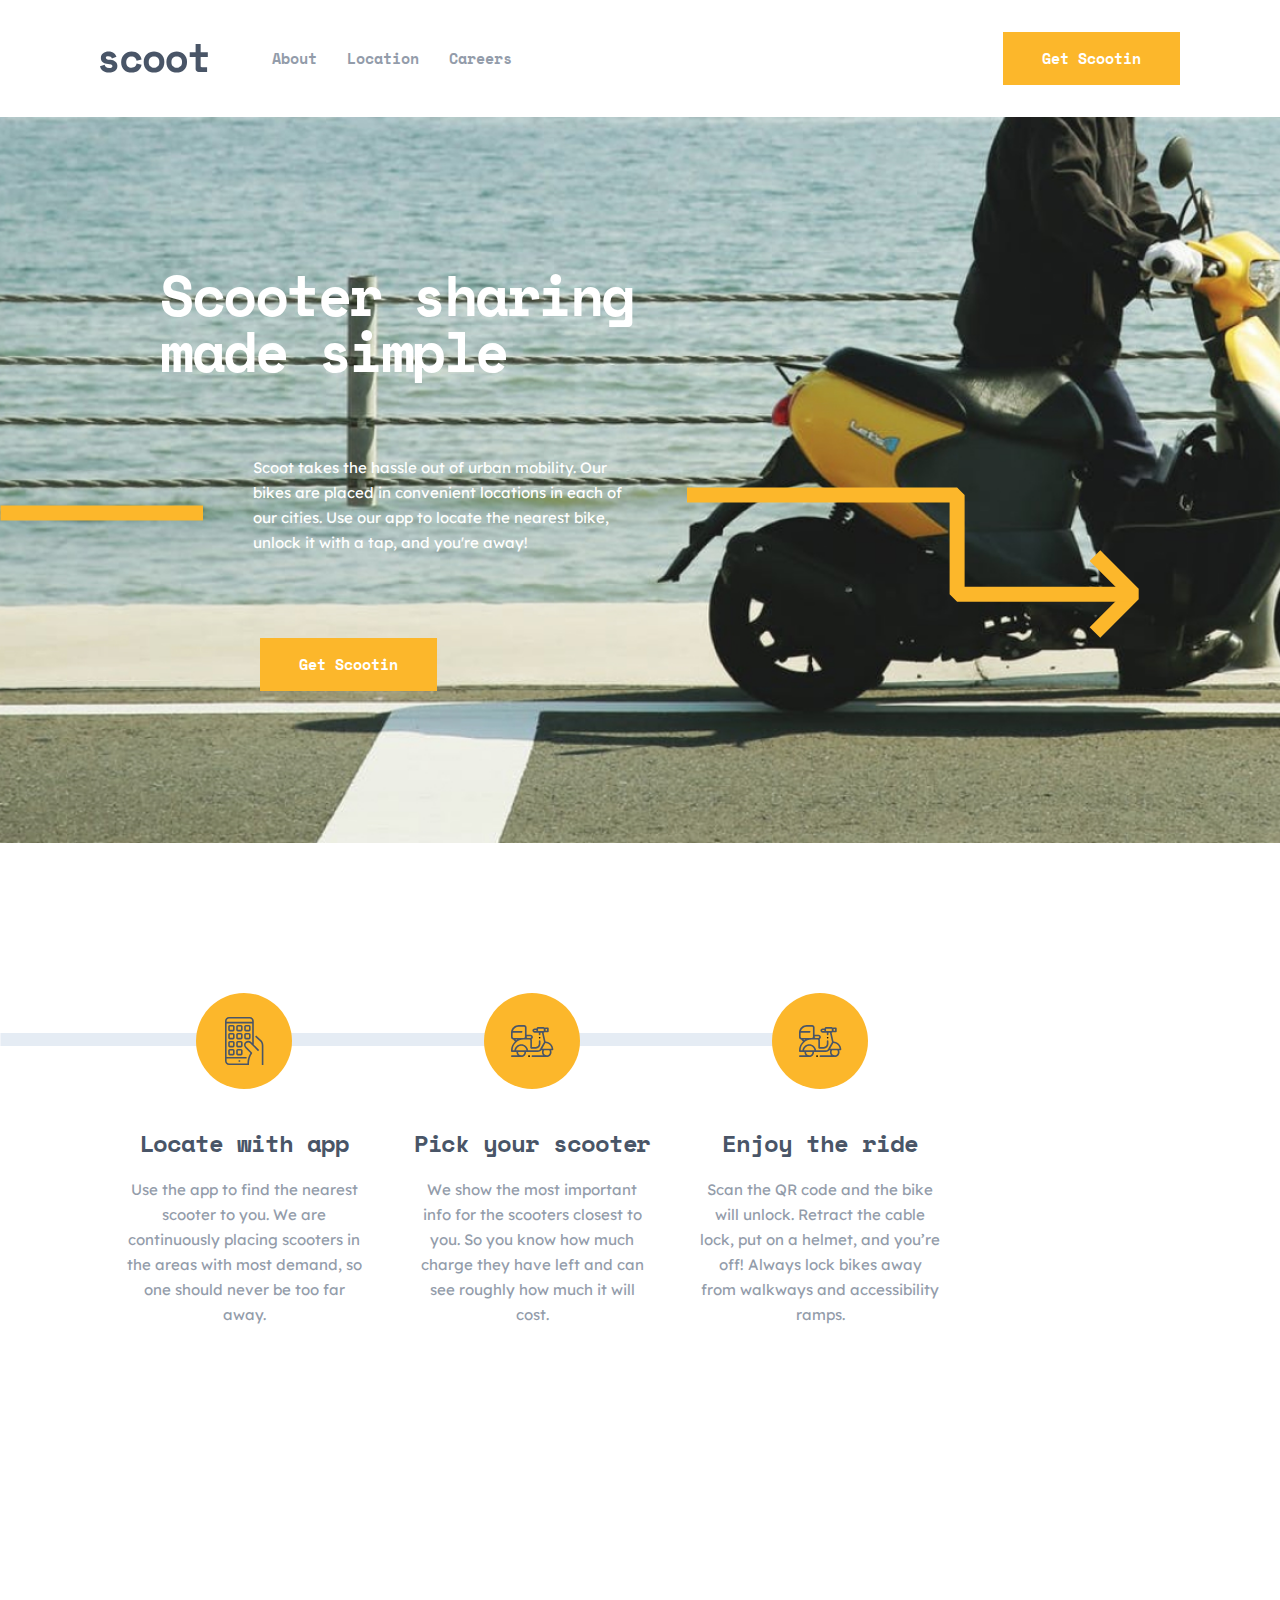
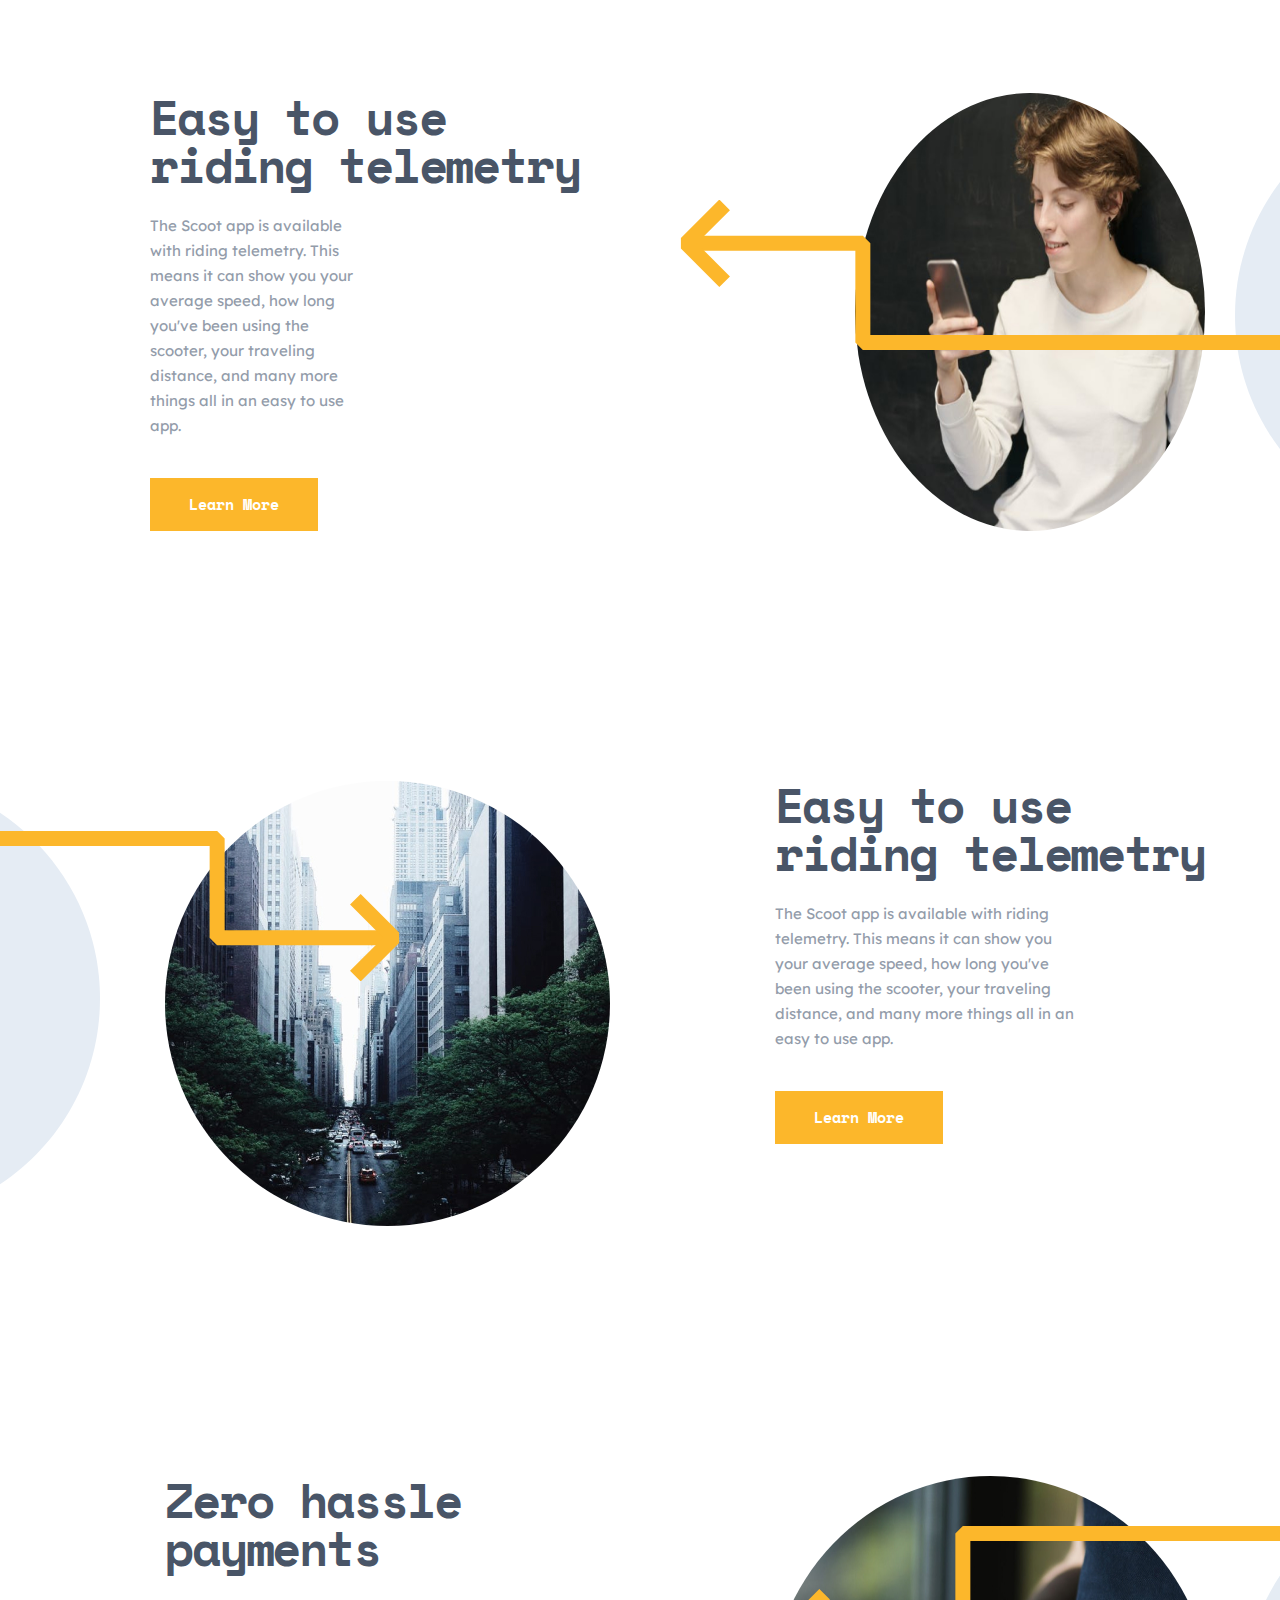
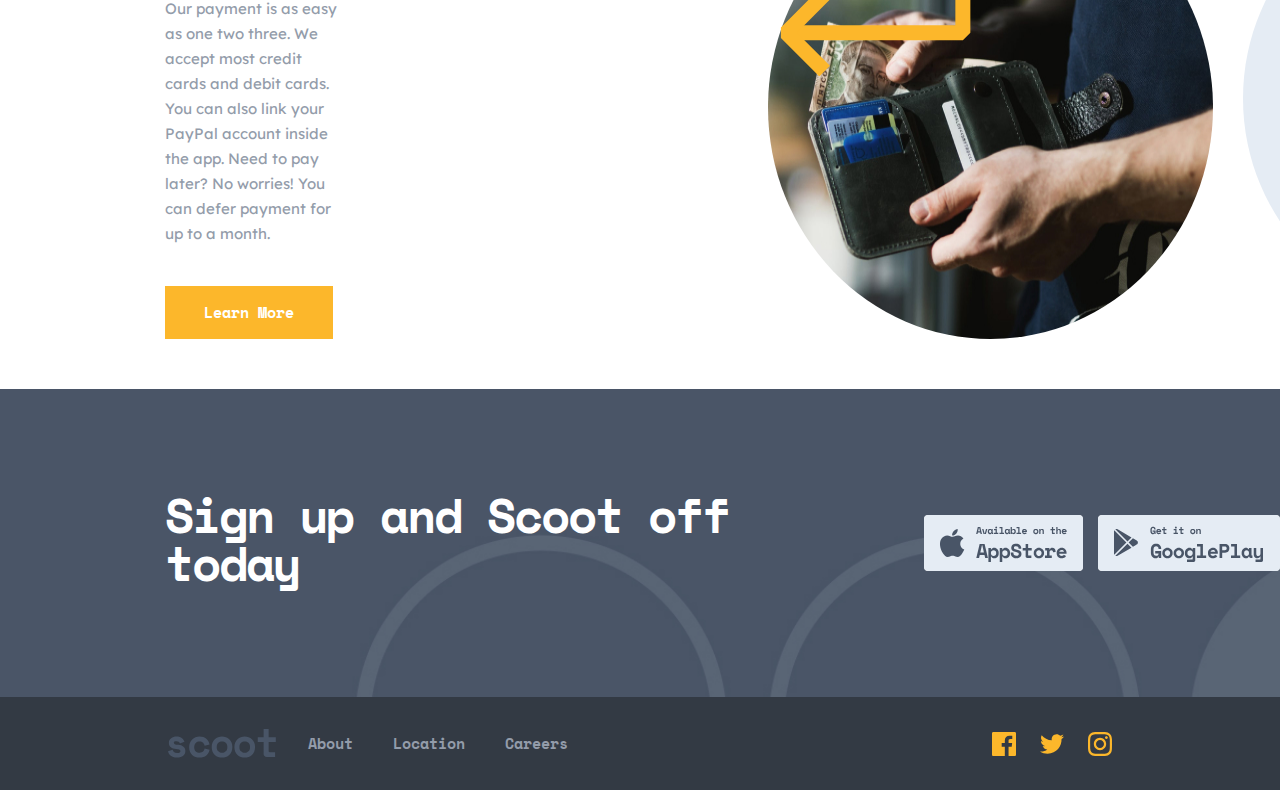
<file: index.html>
<!DOCTYPE html>
<html lang="en">
<head>
    <meta charset="UTF-8">
    <meta http-equiv="X-UA-Compatible" content="IE=edge">
    <meta name="viewport" content="width=device-width, initial-scale=1.0">
    <link rel="stylesheet" href="./sass/style.css">
    <link rel="stylesheet" href="https://cdnjs.cloudflare.com/ajax/libs/font-awesome/6.2.1/css/all.min.css" integrity="sha512-MV7K8+y+gLIBoVD59lQIYicR65iaqukzvf/nwasF0nqhPay5w/9lJmVM2hMDcnK1OnMGCdVK+iQrJ7lzPJQd1w==" crossorigin="anonymous" referrerpolicy="no-referrer" />
    <link rel="stylesheet" href="./bootstrap-5.0.2-dist/css/bootstrap.min.css">
    <title>Document</title>
</head>
<body>
    <header id="home">
        <div class="cont">
            <span><i class="fa-solid fa-bars"></i></span>
            <div>
                <a href="./index.html"><img src="./img/company logo.svg" alt="Scoot"></a>
                <ul>
                    <li><a href="./about/index2.html">About</a></li>
                    <li><a href="#Location">Location</a></li>
                    <li><a href="#Careers">Careers</a></li>
                </ul>
            </div>
            <button>Get Scootin</button>
        </div>
    </header>
    <main>
        <h2>Scooter sharing made simple</h2>
        <span>
            <img src="./img/main-lane.svg" alt="">
            <p>Scoot takes the hassle out of urban mobility. Our bikes are placed in convenient locations in each of our cities. Use our app to locate the nearest bike, unlock it with a tap, and you're away!</p>
            <img class="img" src="./img/line-main.svg" alt="">
        </span>
        <aside><button>Get Scootin</button></aside>
    </main>
    <section class="section_1">
        <div class="container-fluid cont-f">
            <div class="s-1_line">
                <img style="width: 100%;" src="./img/section-1-line.svg" alt="">
            </div>
            <div class="row gap-4 rov">
                    <div class="col-3  col3">
                        <img src="./img/section-img-1.svg" alt="">
                        <div>
                            <h3>Locate with app</h3>
                            <p>Use the app to find the nearest scooter to you. We are continuously placing scooters in the areas with most demand, so one should never be too far away. </p>
                        </div>
                    </div>
                    <div class="col-3 col3">
                        <img src="./img/section-img-2.svg" alt="">
                        <div>
                            <h3>Pick your scooter</h3>
                            <p>We show the most important info for the scooters closest to you. So you know how much charge they have left and can see roughly how much it will cost.</p>
                        </div>
                    </div>
                    <div class="col-3 col3">
                        <img src="./img/section-img-2.svg" alt="">
                        <div>
                            <h3>Enjoy the ride</h3>
                            <p>Scan the QR code and the bike will unlock. Retract the cable lock, put on a helmet, and you’re off! Always lock bikes away from walkways and accessibility ramps.</p>
                        </div>
                    </div>
            </div>
        </div>
    </section>
    <section id="Location" class="section_2">
        <div class="s-2_card_main">
            <h4>Easy to use <br> riding telemetry</h4>
            <p>The Scoot app is available with riding telemetry. This means it can show you your average speed, how long you've been using the scooter, your traveling distance, and many more things all in an easy to use app.</p>
            <button><a href="#Learn More">Learn More</a></button>
        </div>
        <img class="circle" src="./img/section-2-img-1.jpg" alt="">
        
        <div class="s2-line"></div>
        <article>
        </article>
    </section>
    <section id="Careers" class="section-3">
        <aside></aside>
        <article></article>
        <img src="./img/section-3-omg.jpg" alt="">
        <div class="s-3_card_main">
            <h4>Easy to use <br> riding telemetry</h4>
            <p>The Scoot app is available with riding telemetry. This means it can show you your average speed, how long you've been using the scooter, your traveling distance, and many more things all in an easy to use app.</p>
            <button><a href="#Learn More">Learn More</a></button>
        </div>
    </section>
    <section class="section_4">
        <div class="s-2_card_main">
            <h4>Zero hassle<br> payments</h4>
            <p>Our payment is as easy as one two three. We accept most credit cards and debit cards. You can also link your PayPal account inside the app. Need to pay later? No worries! You can defer payment for up to a month.</p>
            <button><a href="#Learn More">Learn More</a></button>
        </div>
        <img class="circle" src="./img/section-4.jpg" alt="">
        
        <div class="s2-line"></div>
        <article>
        </article>
    </section>
    <footer>
        <div class="main-footer">
            <h2>Sign up and Scoot off today</h2>
            <span>
                <button><img src="./img/apple.svg" alt=""></button>
                <button><img src="./img/play-market.svg" alt=""></button>
            </span>
        </div>
        <div class="second-footer">
            <aside>
                <a href="#home"><img src="./img/company logo.svg" alt="Scoot"></a>
                <ul>
                    <li><a href="./about.html">About</a></li>
                    <li><a href="#Location">Location</a></li>
                    <li><a href="#Careers">Careers</a></li>
                </ul>
            </aside>
            <div class="icon">
                <img src="./img/face.svg" alt="">
                <img src="./img/twitter.svg" alt="">
                <img src="./img/insta.svg" alt="">
            </div>
        </div>
    </footer>
    <script src="./bootstrap-5.0.2-dist/js/bootstrap.bundle.min.js"></script>
</body>
</html>
</file>
<file: sass/style.css>
* {
  margin: 0;
  padding: 0;
  -webkit-box-sizing: border-box;
          box-sizing: border-box;
  scroll-behavior: smooth;
}

@font-face {
  font-family: 'Space Mono';
  src: url("../Fonts/Space-Mono/700.ttf") format(truetype);
}

@font-face {
  font-family: 'Lexend Deca';
  src: url(../Fonts/LexendDeca-VariableFont_wght.ttf);
}

header {
  width: 100%;
  padding: 32px 100px;
}

header .cont {
  display: -webkit-box;
  display: -ms-flexbox;
  display: flex;
  -webkit-box-align: center;
      -ms-flex-align: center;
          align-items: center;
  -webkit-box-pack: justify;
      -ms-flex-pack: justify;
          justify-content: space-between;
}

header .cont div {
  display: -webkit-box;
  display: -ms-flexbox;
  display: flex;
  gap: 32px;
}

header .cont div ul {
  margin: 0;
  display: -webkit-box;
  display: -ms-flexbox;
  display: flex;
  -webkit-box-align: center;
      -ms-flex-align: center;
          align-items: center;
  gap: 30px;
}

header .cont div ul li {
  list-style: none;
}

header .cont div ul li a {
  font-family: 'Space Mono';
  font-size: 15px;
  line-height: 25px;
  color: #939CAA;
  text-decoration: none;
}

header .cont div ul li a:hover {
  color: #FCB72B;
  -webkit-transition: all 0.5s linear;
  transition: all 0.5s linear;
}

header .cont button {
  padding: 14px 39px;
  background-color: #FCB72B;
  font-family: 'Space Mono';
  font-size: 15px;
  line-height: 25px;
  text-align: center;
  color: #FFFFFF;
  border: none;
}

header .cont button:hover {
  background-color: #da723a;
  -webkit-transition: all 0.5s linear;
  transition: all 0.5s linear;
}

header .cont span {
  display: none;
}

main {
  width: 100%;
  background-image: url(../img/bg-img.jpg);
  background-position: center;
  background-repeat: no-repeat;
  background-size: cover;
}

main h2 {
  padding: 150px 0 0 160px;
  width: 50%;
  font-family: 'Space Mono';
  font-size: 56px;
  line-height: 56px;
  letter-spacing: -2.5px;
  color: #FFFFFF;
}

main span {
  display: -webkit-box;
  display: -ms-flexbox;
  display: flex;
  -webkit-box-align: center;
      -ms-flex-align: center;
          align-items: center;
  gap: 50px;
}

main span p {
  width: 30%;
  font-family: 'Lexend Deca';
  font-size: 15px;
  line-height: 25px;
  color: #FFFFFF;
}

main span .img {
  padding-top: 100px;
}

main aside {
  padding: 0 0 152px 260px;
}

main aside button {
  padding: 14px 39px;
  background-color: #FCB72B;
  font-family: 'Space Mono';
  font-size: 15px;
  line-height: 25px;
  text-align: center;
  color: #FFFFFF;
  border: none;
}

main aside button:hover {
  background-color: #da723a00;
  border: 3px solid #FCB72B;
  -webkit-transition: all 0.5s linear;
  transition: all 0.5s linear;
}

.section_1 {
  width: 100%;
  padding: 150px 0;
}

.section_1 .cont-f {
  position: relative;
}

.section_1 .cont-f .s-1_line {
  width: 65%;
  position: absolute;
  top: 40px;
  left: 0px;
  display: -webkit-box;
  display: -ms-flexbox;
  display: flex;
  z-index: -2;
}

.section_1 .cont-f .rov {
  display: -webkit-box;
  display: -ms-flexbox;
  display: flex;
  margin: 0 100px;
}

.section_1 .cont-f .rov .col3 {
  display: -webkit-box;
  display: -ms-flexbox;
  display: flex;
  -webkit-box-orient: vertical;
  -webkit-box-direction: normal;
      -ms-flex-direction: column;
          flex-direction: column;
  -webkit-box-align: center;
      -ms-flex-align: center;
          align-items: center;
  text-align: center;
}

.section_1 .cont-f .rov .col3 img {
  margin-bottom: 40px;
}

.section_1 .cont-f .rov .col3 div h3 {
  margin-bottom: 20px;
  font-family: 'Space Mono';
  font-size: 24px;
  line-height: 28px;
  letter-spacing: -1.07143px;
  color: #495567;
}

.section_1 .cont-f .rov .col3 div p {
  font-family: 'Lexend Deca';
  font-size: 15px;
  line-height: 25px;
  color: #939CAA;
}

.section_2 {
  padding: 50px 0 50px 165px;
  display: -webkit-box;
  display: -ms-flexbox;
  display: flex;
  gap: 20px;
}

.section_2 .s-2_card_main h4 {
  margin-bottom: 24px;
  font-family: 'Space Mono';
  font-style: normal;
  font-weight: 700;
  font-size: 48px;
  line-height: 48px;
  letter-spacing: -2.14286px;
  color: #495567;
}

.section_2 .s-2_card_main p {
  width: 30%;
  font-family: 'Lexend Deca';
  font-style: normal;
  font-weight: 400;
  font-size: 15px;
  line-height: 25px;
  color: #939CAA;
  margin-bottom: 40px;
}

.section_2 .s-2_card_main button {
  padding: 14px 39px;
  background-color: #FCB72B;
  font-family: 'Space Mono';
  font-size: 15px;
  line-height: 25px;
  text-align: center;
  color: #FFFFFF;
  border: none;
}

.section_2 .s-2_card_main button a {
  text-decoration: none;
  color: white;
}

.section_2 .s-2_card_main button:hover {
  background-color: #c26e41;
  border: 3px solid #FCB72B;
  -webkit-transition: all 0.5s linear;
  transition: all 0.5s linear;
}

.section_2 .circle {
  border-radius: 50%;
  position: relative;
}

.section_2 .s2-line {
  width: 400px;
  height: 150px;
  -webkit-transform: rotate(180deg);
          transform: rotate(180deg);
  background-image: url(../img/section-3-line.svg);
  background-repeat: no-repeat;
  background-position: right;
}

.section_2 aside {
  display: none;
}

.section_2 article {
  width: 100px;
  margin-left: 10px;
  background-image: url(../img/s-2-empty.svg);
}

.section-3 {
  padding: 200px 0;
  position: relative;
  display: -webkit-box;
  display: -ms-flexbox;
  display: flex;
}

.section-3 aside {
  width: 100px;
  height: 440px;
  display: -webkit-box;
  display: -ms-flexbox;
  display: flex;
  position: absolute;
  top: 200px;
  background-image: url(../img/s-2-empty.svg);
  -webkit-transform: rotate(180deg);
          transform: rotate(180deg);
}

.section-3 article {
  width: 400px;
  height: 150px;
  position: absolute;
  top: 250px;
  background-image: url(../img/section-3-line.svg);
  background-repeat: no-repeat;
  background-position: right;
}

.section-3 img {
  padding: 0px 165px;
  display: -webkit-box;
  display: -ms-flexbox;
  display: flex;
  z-index: -2;
  border-radius: 50%;
}

.section-3 .s-3_card_main h4 {
  margin-bottom: 24px;
  font-family: 'Space Mono';
  font-style: normal;
  font-weight: 700;
  font-size: 48px;
  line-height: 48px;
  letter-spacing: -2.14286px;
  color: #495567;
}

.section-3 .s-3_card_main p {
  width: 60%;
  font-family: 'Lexend Deca';
  font-style: normal;
  font-weight: 400;
  font-size: 15px;
  line-height: 25px;
  color: #939CAA;
  margin-bottom: 40px;
}

.section-3 .s-3_card_main button {
  padding: 14px 39px;
  background-color: #FCB72B;
  font-family: 'Space Mono';
  font-size: 15px;
  line-height: 25px;
  text-align: center;
  color: #FFFFFF;
  border: none;
}

.section-3 .s-3_card_main button a {
  text-decoration: none;
  color: white;
}

.section-3 .s-3_card_main button:hover {
  background-color: #c26e41;
  border: 3px solid #FCB72B;
  -webkit-transition: all 0.5s linear;
  transition: all 0.5s linear;
}

.section_4 {
  position: relative;
  padding: 50px 0 50px 165px;
  display: -webkit-box;
  display: -ms-flexbox;
  display: flex;
  gap: 20px;
}

.section_4 .s-2_card_main h4 {
  margin-bottom: 24px;
  font-family: 'Space Mono';
  font-style: normal;
  font-weight: 700;
  font-size: 48px;
  line-height: 48px;
  letter-spacing: -2.14286px;
  color: #495567;
}

.section_4 .s-2_card_main p {
  width: 30%;
  font-family: 'Lexend Deca';
  font-style: normal;
  font-weight: 400;
  font-size: 15px;
  line-height: 25px;
  color: #939CAA;
  margin-bottom: 40px;
}

.section_4 .s-2_card_main button {
  padding: 14px 39px;
  background-color: #FCB72B;
  font-family: 'Space Mono';
  font-size: 15px;
  line-height: 25px;
  text-align: center;
  color: #FFFFFF;
  border: none;
}

.section_4 .s-2_card_main button a {
  text-decoration: none;
  color: white;
}

.section_4 .s-2_card_main button:hover {
  background-color: #c26e41;
  border: 3px solid #FCB72B;
  -webkit-transition: all 0.5s linear;
  transition: all 0.5s linear;
}

.section_4 .circle {
  border-radius: 50%;
}

.section_4 .s2-line {
  width: 500px;
  height: 150px;
  position: absolute;
  right: 0px;
  top: 100px;
  background-image: url(../img/section-3-line-1.svg);
  background-repeat: no-repeat;
  background-position: left;
}

.section_4 aside {
  display: none;
}

.section_4 article {
  width: 100px;
  margin-left: 10px;
  background-image: url(../img/s-2-empty.svg);
}

footer {
  width: 100%;
}

footer .main-footer {
  width: 100%;
  display: -webkit-box;
  display: -ms-flexbox;
  display: flex;
  -ms-flex-pack: distribute;
      justify-content: space-around;
  -webkit-box-align: center;
      -ms-flex-align: center;
          align-items: center;
  background-image: url(../img/footer-bg.jpg);
  background-position: center;
  background-repeat: no-repeat;
  background-size: cover;
}

footer .main-footer h2 {
  padding: 102px 165px;
  font-family: 'Space Mono';
  font-size: 48px;
  line-height: 48px;
  letter-spacing: -2.14286px;
  color: #FFFFFF;
}

footer .main-footer span {
  display: -webkit-box;
  display: -ms-flexbox;
  display: flex;
  gap: 15px;
}

footer .main-footer span button {
  display: -webkit-box;
  display: -ms-flexbox;
  display: flex;
  border: none;
  border-radius: 4px;
}

footer .main-footer span button img {
  cursor: pointer;
  border-radius: 4px;
}

footer .second-footer {
  padding: 32px 168px;
  display: -webkit-box;
  display: -ms-flexbox;
  display: flex;
  -webkit-box-align: center;
      -ms-flex-align: center;
          align-items: center;
  -webkit-box-pack: justify;
      -ms-flex-pack: justify;
          justify-content: space-between;
  background-color: #333A44;
}

footer .second-footer aside {
  display: -webkit-box;
  display: -ms-flexbox;
  display: flex;
}

footer .second-footer aside ul {
  display: -webkit-box;
  display: -ms-flexbox;
  display: flex;
  -webkit-box-align: center;
      -ms-flex-align: center;
          align-items: center;
  margin: 0;
  gap: 40px;
}

footer .second-footer aside ul li {
  list-style: none;
}

footer .second-footer aside ul li a {
  text-decoration: none;
  font-family: 'Space Mono';
  font-size: 15px;
  line-height: 25px;
  color: #939CAA;
}

footer .second-footer .icon {
  display: -webkit-box;
  display: -ms-flexbox;
  display: flex;
  gap: 24px;
}

footer .second-footer .icon img {
  cursor: pointer;
}

@media (max-width: 447px) {
  header {
    width: 100%;
    padding: 16px 8px;
  }
  header .cont {
    width: 100%;
    display: -webkit-box;
    display: -ms-flexbox;
    display: flex;
    -webkit-box-align: center;
        -ms-flex-align: center;
            align-items: center;
  }
  header .cont div {
    width: 100%;
    -webkit-box-pack: center;
        -ms-flex-pack: center;
            justify-content: center;
    padding: 0;
    display: -webkit-box;
    display: -ms-flexbox;
    display: flex;
    -webkit-box-align: center;
        -ms-flex-align: center;
            align-items: center;
  }
  header .cont div img {
    width: 100px;
  }
  header .cont div ul {
    display: none;
  }
  header .cont button {
    display: none;
  }
  header .cont span {
    display: block;
    color: #FCB72B;
  }
  main {
    display: -webkit-box;
    display: -ms-flexbox;
    display: flex;
    -webkit-box-orient: vertical;
    -webkit-box-direction: normal;
        -ms-flex-direction: column;
            flex-direction: column;
  }
  main h2 {
    padding: 70px 0 0 0px;
    width: 90%;
    text-align: center;
    font-size: 38px;
    line-height: 35px;
  }
  main span {
    width: 100%;
    position: relative;
    display: -webkit-box;
    display: -ms-flexbox;
    display: flex;
    -webkit-box-align: center;
        -ms-flex-align: center;
            align-items: center;
    -webkit-box-pack: center;
        -ms-flex-pack: center;
            justify-content: center;
    gap: 50px;
  }
  main span p {
    width: 80%;
    text-align: center;
    font-size: 15px;
    line-height: 25px;
    color: #FFFFFF;
  }
  main span img {
    display: none;
  }
  main span .img {
    width: 400px;
    position: absolute;
    top: 100px;
    left: -300px;
    display: block;
    padding-top: 100px;
  }
  main aside {
    padding: 0 0 152px 0px;
    margin: 0 auto;
  }
  main aside button {
    padding: 14px 39px;
    background-color: #FCB72B;
    font-family: 'Space Mono';
    font-size: 15px;
    line-height: 25px;
    text-align: center;
    color: #FFFFFF;
    border: none;
  }
  main aside button:hover {
    background-color: #da723a;
    -webkit-transition: all 0.5s linear;
    transition: all 0.5s linear;
  }
  .section_1 {
    width: 100%;
    padding: 50px 0;
  }
  .section_1 .cont-f {
    position: relative;
  }
  .section_1 .cont-f .s-1_line {
    display: none;
  }
  .section_1 .cont-f .rov {
    margin: 0 auto;
    display: -webkit-box;
    display: -ms-flexbox;
    display: flex;
    -webkit-box-orient: vertical;
    -webkit-box-direction: normal;
        -ms-flex-direction: column;
            flex-direction: column;
  }
  .section_1 .cont-f .rov .col3 {
    width: 100%;
    margin: 0;
  }
  .section_1 .cont-f .rov .col3 img {
    margin-bottom: 40px;
  }
  .section_1 .cont-f .rov .col3 div h3 {
    margin-bottom: 20px;
    font-family: 'Space Mono';
    font-size: 24px;
    line-height: 28px;
    letter-spacing: -1.07143px;
    color: #495567;
  }
  .section_1 .cont-f .rov .col3 div p {
    font-family: 'Lexend Deca';
    font-size: 15px;
    line-height: 25px;
    color: #939CAA;
  }
  .section_2 {
    width: 100%;
    padding: 25px 0;
    display: -webkit-box;
    display: -ms-flexbox;
    display: flex;
    -webkit-box-orient: vertical;
    -webkit-box-direction: reverse;
        -ms-flex-direction: column-reverse;
            flex-direction: column-reverse;
    -webkit-box-align: center;
        -ms-flex-align: center;
            align-items: center;
    -webkit-box-pack: center;
        -ms-flex-pack: center;
            justify-content: center;
    gap: 20px;
    position: relative;
  }
  .section_2 .s-2_card_main h4 {
    margin-bottom: 24px;
    font-size: 35px;
    line-height: 36px;
    text-align: center;
  }
  .section_2 .s-2_card_main p {
    width: 90%;
    font-size: 15px;
    line-height: 25px;
    margin-bottom: 40px;
    margin: 0 auto;
  }
  .section_2 .s-2_card_main button {
    padding: 14px 39px;
    font-size: 15px;
    line-height: 25px;
    display: -webkit-box;
    display: -ms-flexbox;
    display: flex;
    margin: 0 auto;
  }
  .section_2 .circle {
    width: 250px;
    border-radius: 50%;
    position: relative;
  }
  .section_2 .s2-line {
    width: 200px;
    height: 150px;
    position: absolute;
    right: 0px;
    top: 100px;
    background-image: url(../img/section-3-line.svg);
    background-repeat: no-repeat;
    background-position: right;
  }
  .section_2 article {
    width: 100px;
    margin-left: 10px;
    background-image: url(../img/s-2-empty.svg);
  }
  .section-3 {
    width: 100%;
    padding: 100px 0;
    position: relative;
    display: -webkit-box;
    display: -ms-flexbox;
    display: flex;
    -webkit-box-orient: vertical;
    -webkit-box-direction: normal;
        -ms-flex-direction: column;
            flex-direction: column;
    -webkit-box-pack: center;
        -ms-flex-pack: center;
            justify-content: center;
  }
  .section-3 aside {
    display: none;
  }
  .section-3 article {
    width: 250px;
    height: 150px;
    position: absolute;
    top: 100px;
    background-image: url(../img/section-3-line.svg);
    background-repeat: no-repeat;
    background-position: right;
  }
  .section-3 img {
    width: 250px;
    height: 250px;
    display: -webkit-box;
    display: -ms-flexbox;
    display: flex;
    padding: 0;
    margin: 0 auto;
    border-radius: 50%;
  }
  .section-3 .s-3_card_main {
    margin-top: 10px;
  }
  .section-3 .s-3_card_main h4 {
    margin-bottom: 24px;
    font-size: 32px;
    line-height: 33px;
    text-align: center;
  }
  .section-3 .s-3_card_main p {
    text-align: center;
    margin: 0 auto;
    width: 80%;
    font-size: 13px;
    line-height: 25px;
    color: #939CAA;
    margin-bottom: 40px;
  }
  .section-3 .s-3_card_main button {
    display: -webkit-box;
    display: -ms-flexbox;
    display: flex;
    margin: 0 auto;
    padding: 14px 39px;
    background-color: #FCB72B;
    font-family: 'Space Mono';
    font-size: 15px;
    line-height: 25px;
    text-align: center;
    color: #FFFFFF;
    border: none;
  }
  .section-3 .s-3_card_main button a {
    text-decoration: none;
    color: white;
  }
  .section-3 .s-3_card_main button:hover {
    background-color: #c26e41;
    border: 3px solid #FCB72B;
    -webkit-transition: all 0.5s linear;
    transition: all 0.5s linear;
  }
  .section_4 {
    width: 100%;
    padding: 25px 0;
    display: -webkit-box;
    display: -ms-flexbox;
    display: flex;
    -webkit-box-orient: vertical;
    -webkit-box-direction: reverse;
        -ms-flex-direction: column-reverse;
            flex-direction: column-reverse;
    -webkit-box-align: center;
        -ms-flex-align: center;
            align-items: center;
    -webkit-box-pack: center;
        -ms-flex-pack: center;
            justify-content: center;
    gap: 20px;
    position: relative;
  }
  .section_4 .s-2_card_main h4 {
    margin-bottom: 24px;
    font-size: 35px;
    line-height: 36px;
    text-align: center;
  }
  .section_4 .s-2_card_main p {
    width: 90%;
    font-size: 15px;
    line-height: 25px;
    margin-bottom: 40px;
    margin: 0 auto;
    text-align: center;
  }
  .section_4 .s-2_card_main button {
    padding: 14px 39px;
    font-size: 15px;
    line-height: 25px;
    display: -webkit-box;
    display: -ms-flexbox;
    display: flex;
    margin: 0 auto;
  }
  .section_4 .circle {
    width: 250px;
    border-radius: 50%;
    position: relative;
  }
  .section_4 .s2-line {
    width: 200px;
    height: 150px;
    position: absolute;
    -webkit-transform: rotate(180deg);
            transform: rotate(180deg);
    right: 0px;
    top: 100px;
    background-image: url(../img/section-3-line.svg);
    background-repeat: no-repeat;
    background-position: right;
  }
  .section_4 article {
    width: 100px;
    margin-left: 10px;
    background-image: url(../img/s-2-empty.svg);
  }
  footer {
    width: 100%;
  }
  footer .main-footer {
    width: 100%;
    display: -webkit-box;
    display: -ms-flexbox;
    display: flex;
    padding: 100px 0;
    -ms-flex-pack: distribute;
        justify-content: space-around;
    -webkit-box-align: center;
        -ms-flex-align: center;
            align-items: center;
    -webkit-box-orient: vertical;
    -webkit-box-direction: normal;
        -ms-flex-direction: column;
            flex-direction: column;
    background-image: url(../img/footer-bg.jpg);
    background-position: center;
    background-repeat: no-repeat;
    background-size: cover;
  }
  footer .main-footer h2 {
    width: 100%;
    padding: 0;
    font-family: 'Space Mono';
    font-size: 24px;
    line-height: 24px;
    text-align: center;
    margin-bottom: 20px;
  }
  footer .main-footer span {
    display: -webkit-box;
    display: -ms-flexbox;
    display: flex;
    gap: 5px;
  }
  footer .main-footer span button {
    display: -webkit-box;
    display: -ms-flexbox;
    display: flex;
    border: none;
    border-radius: 4px;
  }
  footer .main-footer span button img {
    width: 50px;
    cursor: pointer;
    border-radius: 4px;
  }
  footer .second-footer {
    width: 100%;
    padding: 32px;
    display: -webkit-box;
    display: -ms-flexbox;
    display: flex;
    -webkit-box-orient: vertical;
    -webkit-box-direction: normal;
        -ms-flex-direction: column;
            flex-direction: column;
    -webkit-box-align: center;
        -ms-flex-align: center;
            align-items: center;
    -webkit-box-pack: justify;
        -ms-flex-pack: justify;
            justify-content: space-between;
    background-color: #333A44;
  }
  footer .second-footer aside {
    display: -webkit-box;
    display: -ms-flexbox;
    display: flex;
    -webkit-box-orient: vertical;
    -webkit-box-direction: normal;
        -ms-flex-direction: column;
            flex-direction: column;
  }
  footer .second-footer aside ul {
    display: -webkit-box;
    display: -ms-flexbox;
    display: flex;
    -webkit-box-align: center;
        -ms-flex-align: center;
            align-items: center;
    -webkit-box-orient: vertical;
    -webkit-box-direction: normal;
        -ms-flex-direction: column;
            flex-direction: column;
    margin: 0 20px 0 0;
  }
  footer .second-footer aside ul li {
    list-style: none;
  }
  footer .second-footer aside ul li a {
    text-decoration: none;
    font-family: 'Space Mono';
    font-size: 15px;
    line-height: 15px;
    color: #939CAA;
  }
  footer .second-footer .icon {
    margin-top: 10px;
    display: -webkit-box;
    display: -ms-flexbox;
    display: flex;
    gap: 24px;
  }
  footer .second-footer .icon img {
    cursor: pointer;
  }
}

@media (min-width: 447.1px) and (max-width: 769px) {
  header {
    width: 100%;
    padding: 15px 7px;
  }
  header .cont div {
    gap: 16px;
  }
  header .cont div img {
    width: 90px;
  }
  header .cont div ul {
    gap: 15px;
  }
  header .cont div ul li a {
    font-size: 7px;
    line-height: 12px;
  }
  header .cont button {
    padding: 7px 15px;
    background-color: #FCB72B;
    font-family: 'Space Mono';
    font-size: 15px;
    line-height: 25px;
    text-align: center;
    color: #FFFFFF;
    border: none;
  }
  header .cont button:hover {
    background-color: #da723a;
    -webkit-transition: all 0.5s linear;
    transition: all 0.5s linear;
  }
  header .cont span {
    display: none;
  }
  main {
    display: -webkit-box;
    display: -ms-flexbox;
    display: flex;
    -webkit-box-orient: vertical;
    -webkit-box-direction: normal;
        -ms-flex-direction: column;
            flex-direction: column;
  }
  main h2 {
    padding: 80px 0 0 0px;
    width: 90%;
    text-align: center;
    font-size: 42px;
    line-height: 39px;
  }
  main span {
    width: 100%;
    position: relative;
    display: -webkit-box;
    display: -ms-flexbox;
    display: flex;
    -webkit-box-align: center;
        -ms-flex-align: center;
            align-items: center;
    -webkit-box-pack: center;
        -ms-flex-pack: center;
            justify-content: center;
    gap: 60px;
  }
  main span p {
    width: 80%;
    text-align: center;
    font-size: 17px;
    line-height: 27px;
    color: #FFFFFF;
  }
  main span img {
    display: none;
  }
  main span .img {
    width: 420px;
    position: absolute;
    top: 65px;
    left: -180px;
    display: block;
    padding-top: 100px;
  }
  main aside {
    padding: 0 0 154px 0px;
    margin: 0 auto;
  }
  main aside button {
    padding: 16px 41px;
    background-color: #FCB72B;
    font-family: 'Space Mono';
    font-size: 17px;
    line-height: 27px;
    text-align: center;
    color: #FFFFFF;
    border: none;
  }
  main aside button:hover {
    background-color: #da723a;
    -webkit-transition: all 0.5s linear;
    transition: all 0.5s linear;
  }
  .section_1 {
    width: 100%;
    padding: 0px 0;
  }
  .section_1 .cont-f {
    display: -webkit-box;
    display: -ms-flexbox;
    display: flex;
    -webkit-box-align: start;
        -ms-flex-align: start;
            align-items: flex-start;
    position: relative;
  }
  .section_1 .cont-f .s-1_line {
    width: 650px;
    position: absolute;
    top: 40px;
    left: -170px;
    display: -webkit-box;
    display: -ms-flexbox;
    display: flex;
    z-index: -2;
    -webkit-transform: rotate(90deg);
            transform: rotate(90deg);
  }
  .section_1 .cont-f .rov {
    margin: 0 auto;
    padding: 100px 0;
    display: -webkit-box;
    display: -ms-flexbox;
    display: flex;
  }
  .section_1 .cont-f .rov .col3 {
    width: 100%;
    margin: 0;
    display: -webkit-box;
    display: -ms-flexbox;
    display: flex;
    -webkit-box-orient: horizontal;
    -webkit-box-direction: normal;
        -ms-flex-direction: row;
            flex-direction: row;
    -webkit-box-align: center;
        -ms-flex-align: center;
            align-items: center;
    -webkit-box-pack: center;
        -ms-flex-pack: center;
            justify-content: center;
    gap: 15px;
  }
  .section_1 .cont-f .rov .col3 img {
    width: 76px;
    margin-bottom: 0;
    margin-top: 10px;
    -ms-flex-line-pack: center;
        align-content: center;
  }
  .section_1 .cont-f .rov .col3 div {
    width: 50%;
  }
  .section_1 .cont-f .rov .col3 div h3 {
    margin-bottom: 20px;
    font-family: 'Space Mono';
    font-size: 12px;
    line-height: 14px;
    letter-spacing: -1.07143px;
    color: #495567;
  }
  .section_1 .cont-f .rov .col3 div p {
    font-family: 'Lexend Deca';
    font-size: 7px;
    line-height: 12px;
    color: #939CAA;
  }
  .section_2 {
    width: 100%;
    padding: 50px 0 50px 0px;
    display: -webkit-box;
    display: -ms-flexbox;
    display: flex;
    -webkit-box-orient: vertical;
    -webkit-box-direction: reverse;
        -ms-flex-direction: column-reverse;
            flex-direction: column-reverse;
    -webkit-box-pack: center;
        -ms-flex-pack: center;
            justify-content: center;
    -webkit-box-align: center;
        -ms-flex-align: center;
            align-items: center;
    gap: 20px;
    position: relative;
  }
  .section_2 .s-2_card_main h4 {
    margin-bottom: 24px;
    font-size: 48px;
    line-height: 48px;
    letter-spacing: -2.14286px;
    color: #495567;
    text-align: center;
  }
  .section_2 .s-2_card_main p {
    width: 90%;
    font-size: 15px;
    line-height: 25px;
    color: #939CAA;
    margin-bottom: 40px;
    text-align: center;
  }
  .section_2 .s-2_card_main button {
    padding: 14px 39px;
    font-size: 15px;
    line-height: 25px;
    display: -webkit-box;
    display: -ms-flexbox;
    display: flex;
    margin: 0 auto;
  }
  .section_2 .circle {
    width: 448px;
    border-radius: 50%;
    position: relative;
    display: -webkit-box;
    display: -ms-flexbox;
    display: flex;
    margin: 0 auto;
  }
  .section_2 .s2-line {
    width: 400px;
    height: 150px;
    position: absolute;
    right: 0px;
    top: 100px;
    background-image: url(../img/section-3-line.svg);
    background-repeat: no-repeat;
    background-position: right;
  }
  .section_2 aside {
    display: none;
  }
  .section-3 {
    width: 100%;
    padding: 100px 0;
    position: relative;
    display: -webkit-box;
    display: -ms-flexbox;
    display: flex;
    -webkit-box-orient: vertical;
    -webkit-box-direction: normal;
        -ms-flex-direction: column;
            flex-direction: column;
    -webkit-box-pack: center;
        -ms-flex-pack: center;
            justify-content: center;
  }
  .section-3 aside {
    display: none;
  }
  .section-3 article {
    width: 350px;
    height: 250px;
    position: absolute;
    top: 100px;
    background-image: url(../img/section-3-line.svg);
    background-repeat: no-repeat;
    background-position: right;
  }
  .section-3 img {
    width: 350px;
    height: 350px;
    display: -webkit-box;
    display: -ms-flexbox;
    display: flex;
    padding: 0;
    margin: 0 auto;
    border-radius: 50%;
  }
  .section-3 .s-3_card_main {
    margin-top: 10px;
  }
  .section-3 .s-3_card_main h4 {
    margin-bottom: 24px;
    font-size: 32px;
    line-height: 33px;
    text-align: center;
  }
  .section-3 .s-3_card_main p {
    text-align: center;
    margin: 0 auto;
    width: 80%;
    font-size: 13px;
    line-height: 25px;
    color: #939CAA;
    margin-bottom: 40px;
  }
  .section-3 .s-3_card_main button {
    display: -webkit-box;
    display: -ms-flexbox;
    display: flex;
    margin: 0 auto;
    padding: 14px 39px;
    background-color: #FCB72B;
    font-family: 'Space Mono';
    font-size: 15px;
    line-height: 25px;
    text-align: center;
    color: #FFFFFF;
    border: none;
  }
  .section-3 .s-3_card_main button a {
    text-decoration: none;
    color: white;
  }
  .section-3 .s-3_card_main button:hover {
    background-color: #c26e41;
    border: 3px solid #FCB72B;
    -webkit-transition: all 0.5s linear;
    transition: all 0.5s linear;
  }
  .section_4 {
    width: 100%;
    padding: 0px 0 50px 0px;
    display: -webkit-box;
    display: -ms-flexbox;
    display: flex;
    -webkit-box-orient: vertical;
    -webkit-box-direction: reverse;
        -ms-flex-direction: column-reverse;
            flex-direction: column-reverse;
    -webkit-box-pack: center;
        -ms-flex-pack: center;
            justify-content: center;
    -webkit-box-align: center;
        -ms-flex-align: center;
            align-items: center;
    gap: 20px;
  }
  .section_4 .s-2_card_main h4 {
    margin-bottom: 24px;
    font-size: 48px;
    line-height: 48px;
    letter-spacing: -2.14286px;
    color: #495567;
    text-align: center;
  }
  .section_4 .s-2_card_main p {
    width: 90%;
    font-size: 15px;
    line-height: 25px;
    color: #939CAA;
    margin-bottom: 40px;
    text-align: center;
  }
  .section_4 .s-2_card_main button {
    padding: 14px 39px;
    font-size: 15px;
    line-height: 25px;
    display: -webkit-box;
    display: -ms-flexbox;
    display: flex;
    margin: 0 auto;
  }
  .section_4 .circle {
    width: 448px;
    border-radius: 50%;
    position: relative;
    display: -webkit-box;
    display: -ms-flexbox;
    display: flex;
    margin: 0 auto;
  }
  .section_4 .s2-line {
    width: 400px;
    height: 150px;
    position: absolute;
    -webkit-transform: rotate(180deg);
            transform: rotate(180deg);
    right: 0px;
    top: 100px;
    background-image: url(../img/section-3-line.svg);
    background-repeat: no-repeat;
    background-position: right;
  }
  .section_4 aside {
    display: none;
  }
  footer {
    width: 100%;
  }
  footer .main-footer {
    width: 100%;
    display: -webkit-box;
    display: -ms-flexbox;
    display: flex;
    -ms-flex-pack: distribute;
        justify-content: space-around;
    -webkit-box-align: center;
        -ms-flex-align: center;
            align-items: center;
    background-image: url(../img/footer-bg.jpg);
    background-position: center;
    background-repeat: no-repeat;
    background-size: cover;
  }
  footer .main-footer h2 {
    width: 40%;
    padding: 50px 10px;
    font-family: 'Space Mono';
    font-size: 18px;
    line-height: 27px;
  }
  footer .main-footer span {
    display: -webkit-box;
    display: -ms-flexbox;
    display: flex;
    gap: 5px;
  }
  footer .main-footer span button {
    display: -webkit-box;
    display: -ms-flexbox;
    display: flex;
    border: none;
    border-radius: 4px;
  }
  footer .main-footer span button img {
    width: 90px;
    cursor: pointer;
    border-radius: 4px;
  }
  footer .second-footer {
    padding: 10px 42px;
    display: -webkit-box;
    display: -ms-flexbox;
    display: flex;
    -webkit-box-align: center;
        -ms-flex-align: center;
            align-items: center;
    -webkit-box-pack: justify;
        -ms-flex-pack: justify;
            justify-content: space-between;
    background-color: #333A44;
  }
  footer .second-footer aside {
    display: -webkit-box;
    display: -ms-flexbox;
    display: flex;
  }
  footer .second-footer aside img {
    width: 54px;
  }
  footer .second-footer aside ul {
    display: -webkit-box;
    display: -ms-flexbox;
    display: flex;
    -webkit-box-align: center;
        -ms-flex-align: center;
            align-items: center;
    margin: 0;
    gap: 25px;
  }
  footer .second-footer aside ul li {
    list-style: none;
  }
  footer .second-footer aside ul li a {
    text-decoration: none;
    font-family: 'Space Mono';
    font-size: 5px;
    line-height: 6px;
    color: #939CAA;
  }
  footer .second-footer .icon {
    display: -webkit-box;
    display: -ms-flexbox;
    display: flex;
    gap: 12px;
  }
  footer .second-footer .icon img {
    width: 12px;
    cursor: pointer;
  }
}

@media (min-width: 769.1px) and (max-width: 990px) {
  header {
    width: 100%;
    padding: 17px 9px;
  }
  header .cont div {
    gap: 18px;
  }
  header .cont div img {
    width: 120px;
  }
  header .cont div ul {
    gap: 15px;
  }
  header .cont div ul li a {
    font-size: 15px;
    line-height: 12px;
  }
  header .cont button {
    padding: 13px 17px;
    background-color: #FCB72B;
    font-family: 'Space Mono';
    font-size: 14px;
    line-height: 2px;
    text-align: center;
    color: #FFFFFF;
    border: none;
  }
  header .cont button:hover {
    background-color: #da723a;
    -webkit-transition: all 0.5s linear;
    transition: all 0.5s linear;
  }
  header .cont span {
    display: none;
  }
  main h2 {
    padding: 120px 0 0 140px;
    width: 50%;
    font-size: 48px;
    line-height: 50px;
  }
  main span {
    gap: 40px;
  }
  main span p {
    width: 30%;
    font-size: 13px;
    line-height: 23px;
  }
  main span img {
    width: 130px;
  }
  main span .img {
    width: 320px;
    padding-top: 90px;
  }
  main aside {
    padding: 0 0 146px 254px;
  }
  main aside button {
    padding: 12px 37px;
    font-size: 13px;
    line-height: 23px;
  }
  .section_1 {
    width: 100%;
    padding: 120px 0;
  }
  .section_1 .cont-f {
    position: relative;
  }
  .section_1 .cont-f .s-1_line {
    position: absolute;
    top: 40px;
    left: -5px;
    display: -webkit-box;
    display: -ms-flexbox;
    display: flex;
    z-index: -2;
  }
  .section_1 .cont-f .rov {
    display: -webkit-box;
    display: -ms-flexbox;
    display: flex;
    margin: 0 80px;
  }
  .section_1 .cont-f .rov .col3 img {
    margin-bottom: 20px;
  }
  .section_1 .cont-f .rov .col3 div h3 {
    margin-bottom: 10px;
    font-family: 'Space Mono';
    font-size: 16px;
    line-height: 20px;
    letter-spacing: -1.07143px;
    color: #495567;
  }
  .section_1 .cont-f .rov .col3 div p {
    font-family: 'Lexend Deca';
    font-size: 11px;
    line-height: 21px;
    color: #939CAA;
  }
  .section_2 {
    padding: 50px 0 50px 0px;
    display: -webkit-box;
    display: -ms-flexbox;
    display: flex;
  }
  .section_2 .s-2_card_main h4 {
    margin-bottom: 16px;
    font-size: 32px;
    line-height: 33px;
    margin-left: 10px;
  }
  .section_2 .s-2_card_main p {
    width: 90%;
    margin-left: 10px;
    font-size: 13px;
    line-height: 14px;
    margin-bottom: 20px;
  }
  .section_2 .s-2_card_main button {
    padding: 14px 39px;
    margin-left: 20px;
    font-size: 7px;
    line-height: 8px;
  }
  .section_2 .circle {
    width: 350px;
    border-radius: 50%;
    position: relative;
  }
  .section_2 .s2-line {
    width: 450px;
    position: absolute;
    bottom: -10 50px;
    right: 0;
  }
  .section_2 aside {
    display: none;
  }
  .section_2 article {
    width: 100px;
    margin-left: 10px;
    background-image: url(../img/s-2-empty.svg);
  }
  .section-3 {
    padding: 150px 0;
    position: relative;
    display: -webkit-box;
    display: -ms-flexbox;
    display: flex;
  }
  .section-3 aside {
    width: 70px;
    height: 440px;
    display: -webkit-box;
    display: -ms-flexbox;
    display: flex;
    position: absolute;
    top: 110px;
    background-image: url(../img/s-2-empty.svg);
    -webkit-transform: rotate(180deg);
            transform: rotate(180deg);
  }
  .section-3 article {
    width: 400px;
    height: 150px;
    position: absolute;
    top: 230px;
    background-image: url(../img/section-3-line.svg);
    background-repeat: no-repeat;
    background-position: right;
  }
  .section-3 img {
    width: 350px;
    height: 350px;
    margin-left: 80px;
    padding: 0;
    display: -webkit-box;
    display: -ms-flexbox;
    display: flex;
    z-index: -2;
    border-radius: 50%;
  }
  .section-3 .s-3_card_main {
    width: 50%;
    margin-left: 100px;
  }
  .section-3 .s-3_card_main h4 {
    margin-bottom: 18px;
    font-size: 32px;
    line-height: 42px;
  }
  .section-3 .s-3_card_main p {
    width: 90%;
    font-size: 9px;
    line-height: 18px;
  }
  .section-3 .s-3_card_main button {
    padding: 14px 39px;
    font-size: 9px;
    line-height: 16px;
  }
  .section_4 {
    padding: 50px 0 50px 0px;
    display: -webkit-box;
    display: -ms-flexbox;
    display: flex;
  }
  .section_4 .s-2_card_main h4 {
    margin-bottom: 16px;
    font-size: 32px;
    line-height: 33px;
    margin-left: 10px;
  }
  .section_4 .s-2_card_main p {
    width: 90%;
    margin-left: 10px;
    font-size: 13px;
    line-height: 14px;
    margin-bottom: 20px;
  }
  .section_4 .s-2_card_main button {
    padding: 14px 39px;
    margin-left: 20px;
    font-size: 7px;
    line-height: 8px;
  }
  .section_4 .circle {
    width: 350px;
    border-radius: 50%;
    position: relative;
  }
  .section_4 .s2-line {
    width: 450px;
    position: absolute;
    bottom: -10 50px;
    right: 0;
  }
  .section_4 aside {
    display: none;
  }
  .section_4 article {
    width: 100px;
    margin-left: 10px;
    background-image: url(../img/s-2-empty.svg);
  }
  footer {
    width: 100%;
  }
  footer .main-footer {
    width: 100%;
    display: -webkit-box;
    display: -ms-flexbox;
    display: flex;
    -ms-flex-pack: distribute;
        justify-content: space-around;
    -webkit-box-align: center;
        -ms-flex-align: center;
            align-items: center;
    background-image: url(../img/footer-bg.jpg);
    background-position: center;
    background-repeat: no-repeat;
    background-size: cover;
  }
  footer .main-footer h2 {
    width: 40%;
    padding: 50px 20px;
    font-family: 'spacemono-700';
    font-size: 30px;
    line-height: 31px;
  }
  footer .main-footer span {
    display: -webkit-box;
    display: -ms-flexbox;
    display: flex;
    gap: 10px;
  }
  footer .main-footer span button {
    display: -webkit-box;
    display: -ms-flexbox;
    display: flex;
    border: none;
    border-radius: 4px;
  }
  footer .main-footer span button img {
    width: 110px;
    cursor: pointer;
    border-radius: 4px;
  }
  footer .second-footer {
    padding: 20px 52px;
    display: -webkit-box;
    display: -ms-flexbox;
    display: flex;
    -webkit-box-align: center;
        -ms-flex-align: center;
            align-items: center;
    -webkit-box-pack: justify;
        -ms-flex-pack: justify;
            justify-content: space-between;
    background-color: #333A44;
  }
  footer .second-footer aside {
    display: -webkit-box;
    display: -ms-flexbox;
    display: flex;
  }
  footer .second-footer aside img {
    width: 80px;
  }
  footer .second-footer aside ul {
    display: -webkit-box;
    display: -ms-flexbox;
    display: flex;
    -webkit-box-align: center;
        -ms-flex-align: center;
            align-items: center;
    margin: 0;
    gap: 30px;
  }
  footer .second-footer aside ul li {
    list-style: none;
  }
  footer .second-footer aside ul li a {
    text-decoration: none;
    font-family: 'Space Mono';
    font-size: 10px;
    line-height: 11px;
    color: #939CAA;
  }
  footer .second-footer .icon {
    display: -webkit-box;
    display: -ms-flexbox;
    display: flex;
    gap: 12px;
  }
  footer .second-footer .icon img {
    width: 18px;
    cursor: pointer;
  }
}

@media (min-width: 990px) and (max-width: 1200px) {
  header {
    width: 100%;
    padding: 17px 9px;
  }
  header .cont div {
    gap: 18px;
  }
  header .cont div img {
    width: 120px;
  }
  header .cont div ul {
    gap: 15px;
  }
  header .cont div ul li a {
    font-size: 15px;
    line-height: 12px;
  }
  header .cont button {
    padding: 13px 17px;
    background-color: #FCB72B;
    font-family: 'Space Mono';
    font-size: 14px;
    line-height: 2px;
    text-align: center;
    color: #FFFFFF;
    border: none;
  }
  header .cont button:hover {
    background-color: #da723a;
    -webkit-transition: all 0.5s linear;
    transition: all 0.5s linear;
  }
  header .cont span {
    display: none;
  }
  .section_2 {
    padding: 50px 0 50px 0px;
    display: -webkit-box;
    display: -ms-flexbox;
    display: flex;
  }
  .section_2 .s-2_card_main h4 {
    margin-bottom: 16px;
    font-size: 32px;
    line-height: 33px;
    margin-left: 10px;
  }
  .section_2 .s-2_card_main p {
    width: 90%;
    margin-left: 10px;
    font-size: 13px;
    line-height: 14px;
    margin-bottom: 20px;
  }
  .section_2 .s-2_card_main button {
    padding: 14px 39px;
    margin-left: 20px;
    font-size: 7px;
    line-height: 8px;
  }
  .section_2 .circle {
    width: 350px;
    border-radius: 50%;
    position: relative;
  }
  .section_2 .s2-line {
    width: 450px;
    position: absolute;
    bottom: -1450px;
    right: 0;
  }
  .section_2 aside {
    display: none;
  }
  .section_2 article {
    width: 100px;
    margin-left: 10px;
    background-image: url(../img/s-2-empty.svg);
  }
  .section-3 {
    padding: 150px 0;
    position: relative;
    display: -webkit-box;
    display: -ms-flexbox;
    display: flex;
  }
  .section-3 aside {
    width: 70px;
    height: 440px;
    display: -webkit-box;
    display: -ms-flexbox;
    display: flex;
    position: absolute;
    top: 110px;
    background-image: url(../img/s-2-empty.svg);
    -webkit-transform: rotate(180deg);
            transform: rotate(180deg);
  }
  .section-3 article {
    width: 400px;
    height: 150px;
    position: absolute;
    top: 230px;
    background-image: url(../img/section-3-line.svg);
    background-repeat: no-repeat;
    background-position: right;
  }
  .section-3 img {
    width: 350px;
    height: 350px;
    margin-left: 80px;
    padding: 0;
    display: -webkit-box;
    display: -ms-flexbox;
    display: flex;
    z-index: -2;
    border-radius: 50%;
  }
  .section-3 .s-3_card_main {
    width: 50%;
    margin-left: 100px;
  }
  .section-3 .s-3_card_main h4 {
    margin-bottom: 18px;
    font-size: 40px;
    line-height: 42px;
  }
  .section-3 .s-3_card_main p {
    width: 90%;
    font-size: 18px;
    line-height: 18px;
  }
  .section-3 .s-3_card_main button {
    padding: 14px 39px;
    font-size: 18px;
    line-height: 16px;
  }
  .section_4 {
    padding: 50px 0 50px 0px;
    display: -webkit-box;
    display: -ms-flexbox;
    display: flex;
  }
  .section_4 .s-2_card_main h4 {
    margin-bottom: 16px;
    font-size: 32px;
    line-height: 33px;
    margin-left: 10px;
  }
  .section_4 .s-2_card_main p {
    width: 90%;
    margin-left: 10px;
    font-size: 13px;
    line-height: 14px;
    margin-bottom: 20px;
  }
  .section_4 .s-2_card_main button {
    padding: 14px 39px;
    margin-left: 20px;
    font-size: 7px;
    line-height: 8px;
  }
  .section_4 .circle {
    width: 350px;
    border-radius: 50%;
    position: relative;
  }
  .section_4 .s2-line {
    width: 450px;
    position: absolute;
    bottom: -1450px;
    right: 0;
  }
  .section_4 aside {
    display: none;
  }
  .section_4 article {
    width: 100px;
    margin-left: 10px;
    background-image: url(../img/s-2-empty.svg);
  }
  footer {
    width: 100%;
    display: -webkit-box;
    display: -ms-flexbox;
    display: flex;
    -webkit-box-orient: vertical !important;
    -webkit-box-direction: normal !important;
        -ms-flex-direction: column !important;
            flex-direction: column !important;
  }
}

@media (min-width: 1200.1px) {
  .section_2 {
    padding: 200px 0 50px 150px;
    display: -webkit-box;
    display: -ms-flexbox;
    display: flex;
  }
  .section_2 .s-2_card_main h4 {
    margin-bottom: 24px;
    font-family: 'Space Mono';
    font-style: normal;
    font-weight: 700;
    font-size: 48px;
    line-height: 48px;
    letter-spacing: -2.14286px;
    color: #495567;
  }
  .section_2 .s-2_card_main p {
    width: 30%;
    font-family: 'Lexend Deca';
    font-style: normal;
    font-weight: 400;
    font-size: 15px;
    line-height: 25px;
    color: #939CAA;
    margin-bottom: 40px;
  }
  .section_2 .s-2_card_main button {
    padding: 14px 39px;
    background-color: #FCB72B;
    font-family: 'Space Mono';
    font-size: 15px;
    line-height: 25px;
    text-align: center;
    color: #FFFFFF;
    border: none;
  }
  .section_2 .s-2_card_main button a {
    text-decoration: none;
    color: white;
  }
  .section_2 .s-2_card_main button:hover {
    background-color: #c26e41;
    border: 3px solid #FCB72B;
    -webkit-transition: all 0.5s linear;
    transition: all 0.5s linear;
  }
  .section_2 .circle {
    width: 350px;
    border-radius: 50%;
    position: relative;
  }
  .section_2 .s2-line {
    width: 600px;
    position: absolute;
    bottom: -1050px;
    right: 0;
  }
  .section_2 aside {
    display: none;
  }
  .section_2 article {
    width: 100px;
    margin-left: 10px;
    background-image: url(../img/s-2-empty.svg);
  }
  .section_4 {
    position: relative;
    padding: 50px 0 50px 165px;
    display: -webkit-box;
    display: -ms-flexbox;
    display: flex;
    gap: 20px;
  }
  .section_4 .s-2_card_main h4 {
    margin-bottom: 24px;
    font-family: 'Space Mono';
    font-style: normal;
    font-weight: 700;
    font-size: 48px;
    line-height: 48px;
    letter-spacing: -2.14286px;
    color: #495567;
  }
  .section_4 .s-2_card_main p {
    width: 30%;
    font-family: 'Lexend Deca';
    font-style: normal;
    font-weight: 400;
    font-size: 15px;
    line-height: 25px;
    color: #939CAA;
    margin-bottom: 40px;
  }
  .section_4 .s-2_card_main button {
    padding: 14px 39px;
    background-color: #FCB72B;
    font-family: 'Space Mono';
    font-size: 15px;
    line-height: 25px;
    text-align: center;
    color: #FFFFFF;
    border: none;
  }
  .section_4 .s-2_card_main button a {
    text-decoration: none;
    color: white;
  }
  .section_4 .s-2_card_main button:hover {
    background-color: #c26e41;
    border: 3px solid #FCB72B;
    -webkit-transition: all 0.5s linear;
    transition: all 0.5s linear;
  }
  .section_4 .circle {
    border-radius: 50%;
  }
  .section_4 .s2-line {
    width: 500px;
    height: 150px;
    position: absolute;
    right: 0px;
    top: 100px;
    background-image: url(../img/section-3-line-1.svg);
    background-repeat: no-repeat;
    background-position: left;
  }
  .section_4 aside {
    display: none;
  }
  .section_4 article {
    width: 100px;
    margin-left: 10px;
    background-image: url(../img/s-2-empty.svg);
  }
}
/*# sourceMappingURL=style.css.map */
</file>
